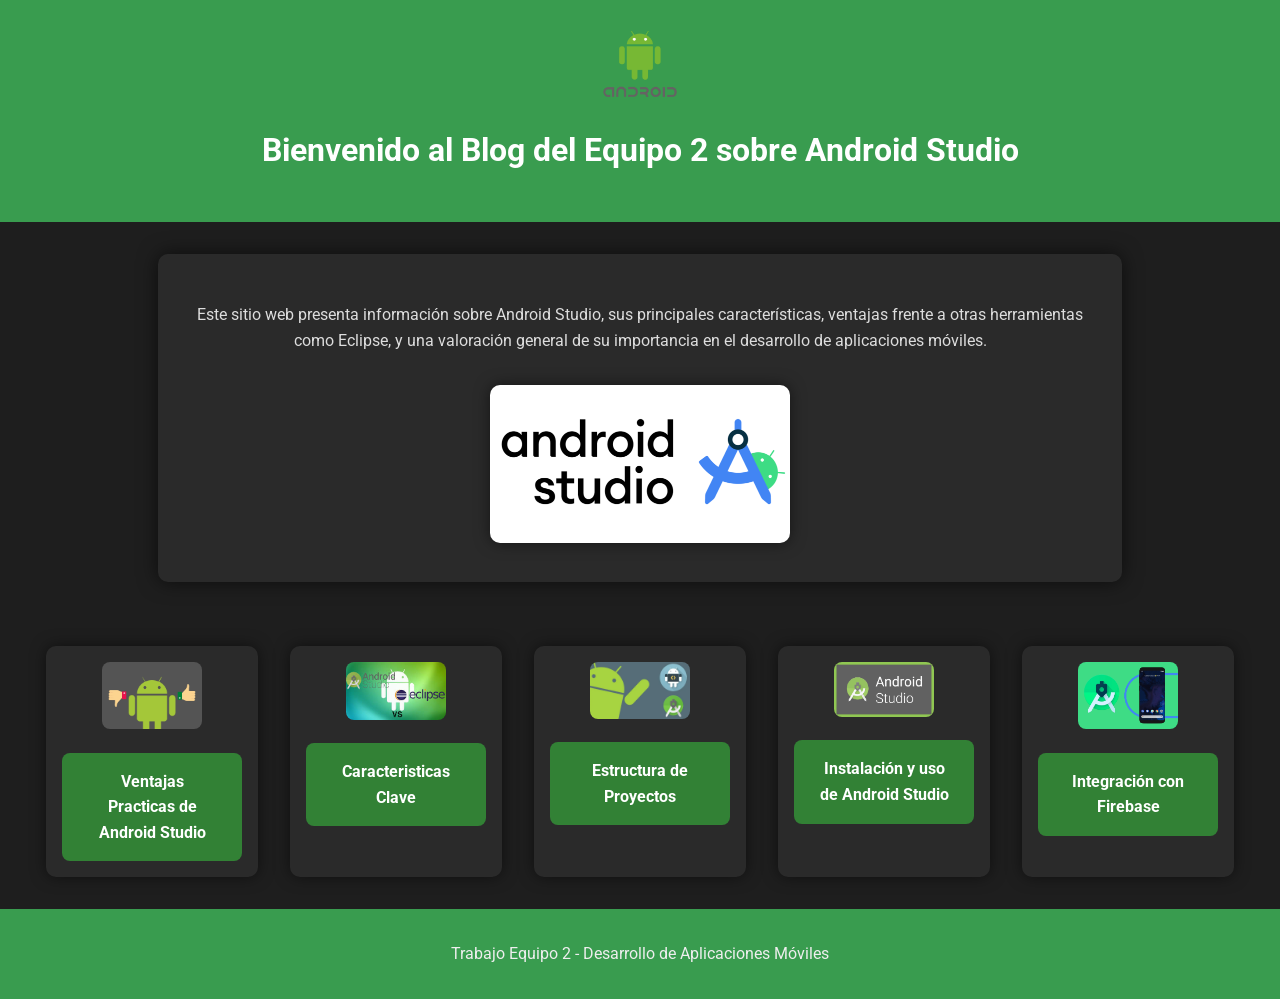
<file: index.html>
<!DOCTYPE html>
<html lang="es">
    <head>
        <meta charset="UTF-8">
        <meta name="viewport" content="width=device-width, initial-scale=1.0">
        <title>Blog Android Studio</title>
        <link rel="stylesheet" href="styles.css">
        <link href="https://fonts.googleapis.com/css2?family=Roboto:wght@400;700&display=swap" rel="stylesheet">
    </head>
    <body>
        <header>
            <img src="images/lLogo.webp" alt="Logo Android Studio" class="logo">
            <h1>Bienvenido al Blog del Equipo 2 sobre Android Studio</h1>
        </header>

        <section class="intro">
            <p>
                Este sitio web presenta información sobre Android Studio, 
                sus principales características, ventajas frente a otras herramientas 
                como Eclipse, y una valoración general de su importancia en el desarrollo 
                de aplicaciones móviles.
            </p>
            <img src="images/androidstudio.png" alt="Imagen Android Studio" class="intro-img">
        </section>

        <nav class="menu">
            <div class="card">
                <img src="images/ventajas.jpg" alt="Ventajas Android Studio">
                <a href="ventajas.html" class="btn">Ventajas Practicas de Android Studio</a>
            </div>
            <div class="card">
                <img src="images/comparacion.jpg" alt="Comparación Eclipse">
                <a href="comparación.html" class="btn">Caracteristicas Clave</a>
            </div>
            <div class="card">
                <img src="images/caracteristicas.webp" alt="Características Android Studio">
                <a href="caracteristicas.html" class="btn">Estructura de Proyectos</a>
            </div>
            <div class="card">
                <img src="images/historia.png" alt="Historia Android Studio">
                <a href="historia.html" class="btn">Instalación y uso de Android Studio</a>
            </div>
            <div class="card">
                <img src="images/conclusion.webp" alt="Conclusión Android Studio">
                <a href="conclusion.html" class="btn">Integración con Firebase</a>
            </div>
        </nav>

        <footer>
            <p>Trabajo Equipo 2 - Desarrollo de Aplicaciones Móviles</p>
        </footer>
        <script src="script.js" async defer></script>
    </body>
</html>
</file>
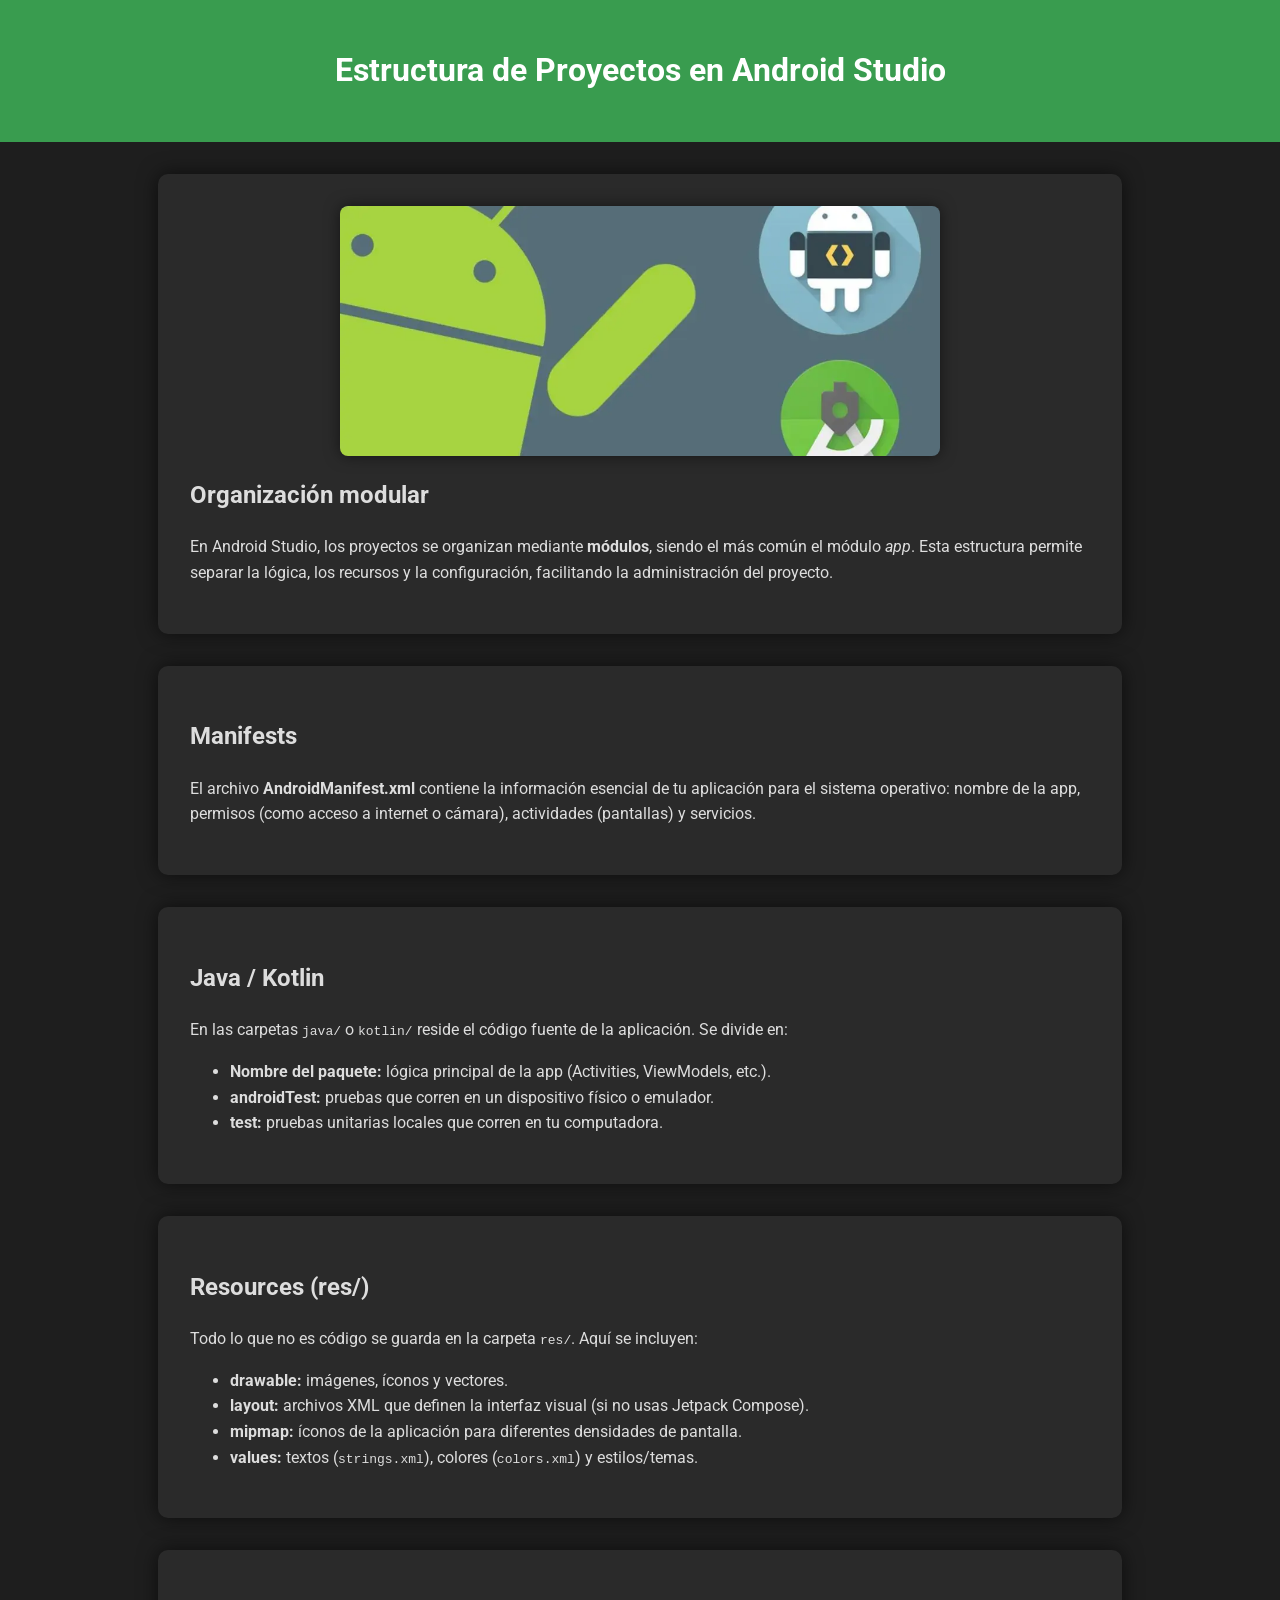
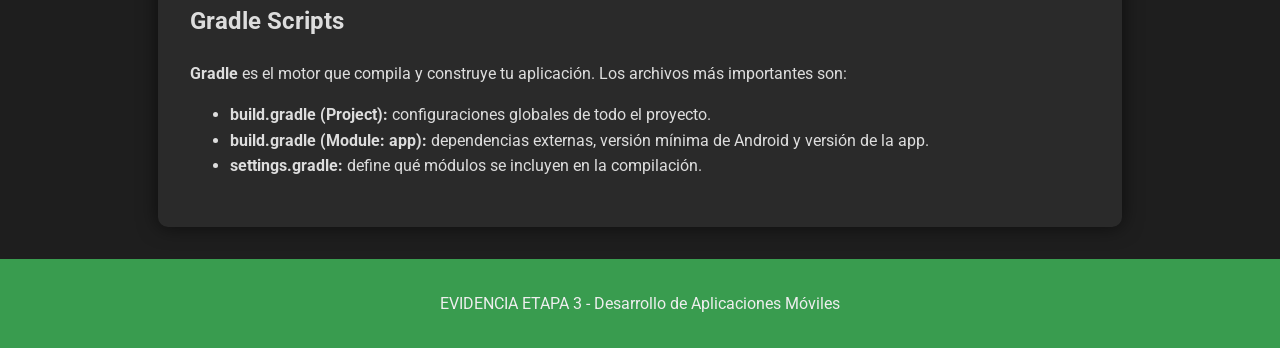
<file: caracteristicas.html>
<!DOCTYPE html>
<html lang="es">
<head>
    <meta charset="UTF-8">
    <meta name="viewport" content="width=device-width, initial-scale=1.0">
    <title>Estructura de Proyectos en Android Studio</title>
    <link rel="stylesheet" href="styles.css">
    <link href="https://fonts.googleapis.com/css2?family=Roboto:wght@400;700&display=swap" rel="stylesheet">
</head>
<body>
    <header>
        <h1>Estructura de Proyectos en Android Studio</h1>
    </header>

    <main>
        <section>
            <img src="images/caracteristicas.webp" alt="Estructura de proyectos Android Studio" class="content-img">

            <h2>Organización modular</h2>
            <p>
                En Android Studio, los proyectos se organizan mediante <strong>módulos</strong>, siendo el más común el módulo <em>app</em>. 
                Esta estructura permite separar la lógica, los recursos y la configuración, facilitando la administración del proyecto.
            </p>
        </section>

        <section>
            <h2>Manifests</h2>
            <p>
                El archivo <strong>AndroidManifest.xml</strong> contiene la información esencial de tu aplicación para el sistema operativo: 
                nombre de la app, permisos (como acceso a internet o cámara), actividades (pantallas) y servicios.
            </p>
        </section>

        <section>
            <h2>Java / Kotlin</h2>
            <p>
                En las carpetas <code>java/</code> o <code>kotlin/</code> reside el código fuente de la aplicación. 
                Se divide en:
            </p>
            <ul>
                <li><strong>Nombre del paquete:</strong> lógica principal de la app (Activities, ViewModels, etc.).</li>
                <li><strong>androidTest:</strong> pruebas que corren en un dispositivo físico o emulador.</li>
                <li><strong>test:</strong> pruebas unitarias locales que corren en tu computadora.</li>
            </ul>
        </section>

        <section>
            <h2>Resources (res/)</h2>
            <p>
                Todo lo que no es código se guarda en la carpeta <code>res/</code>. Aquí se incluyen:
            </p>
            <ul>
                <li><strong>drawable:</strong> imágenes, íconos y vectores.</li>
                <li><strong>layout:</strong> archivos XML que definen la interfaz visual (si no usas Jetpack Compose).</li>
                <li><strong>mipmap:</strong> íconos de la aplicación para diferentes densidades de pantalla.</li>
                <li><strong>values:</strong> textos (<code>strings.xml</code>), colores (<code>colors.xml</code>) y estilos/temas.</li>
            </ul>
        </section>

        <section>
            <h2>Gradle Scripts</h2>
            <p>
                <strong>Gradle</strong> es el motor que compila y construye tu aplicación. Los archivos más importantes son:
            </p>
            <ul>
                <li><strong>build.gradle (Project):</strong> configuraciones globales de todo el proyecto.</li>
                <li><strong>build.gradle (Module: app):</strong> dependencias externas, versión mínima de Android y versión de la app.</li>
                <li><strong>settings.gradle:</strong> define qué módulos se incluyen en la compilación.</li>
            </ul>
        </section>
    </main>

    <footer>
        <p>EVIDENCIA ETAPA 3 - Desarrollo de Aplicaciones Móviles</p>
    </footer>
</body>
</html>
</file>
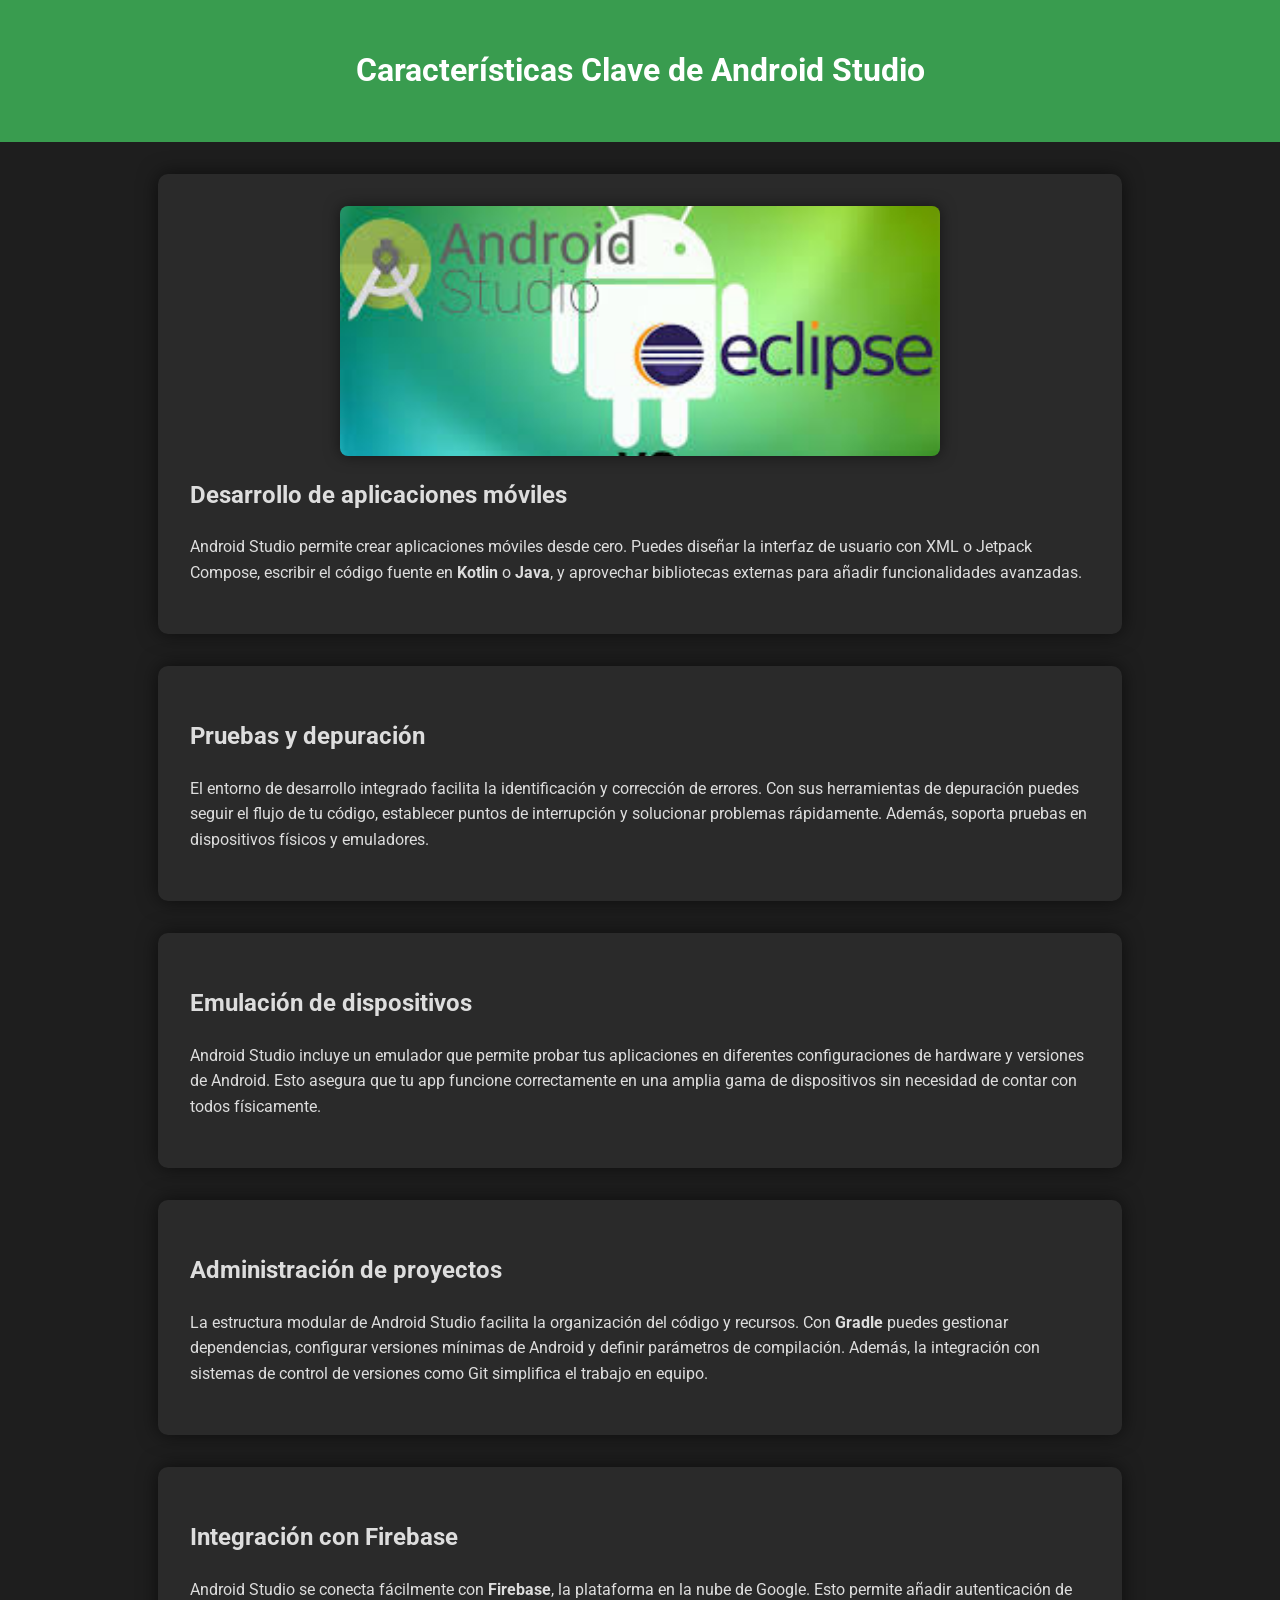
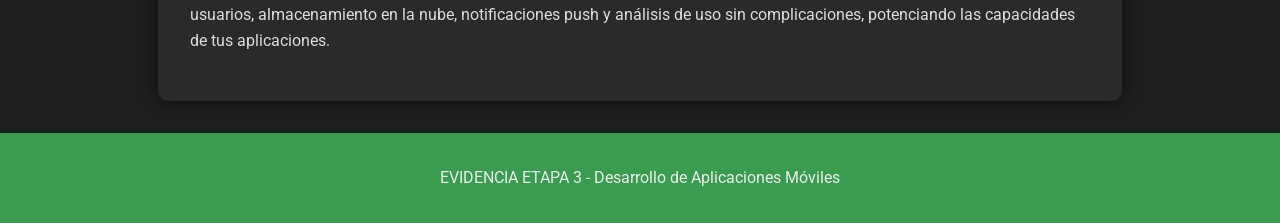
<file: comparación.html>
<!DOCTYPE html>
<html lang="es">
<head>
    <meta charset="UTF-8">
    <meta name="viewport" content="width=device-width, initial-scale=1.0">
    <title>Características Clave de Android Studio</title>
    <link rel="stylesheet" href="styles.css">
    <link href="https://fonts.googleapis.com/css2?family=Roboto:wght@400;700&display=swap" rel="stylesheet">
</head>
<body>
    <header>
        <h1>Características Clave de Android Studio</h1>
    </header>

    <main>
        <section>
            <img src="images/comparacion.jpg" alt="Características Android Studio" class="content-img">

            <h2>Desarrollo de aplicaciones móviles</h2>
            <p>
                Android Studio permite crear aplicaciones móviles desde cero. Puedes diseñar la interfaz de usuario 
                con XML o Jetpack Compose, escribir el código fuente en <strong>Kotlin</strong> o <strong>Java</strong>, 
                y aprovechar bibliotecas externas para añadir funcionalidades avanzadas.
            </p>
        </section>

        <section>
            <h2>Pruebas y depuración</h2>
            <p>
                El entorno de desarrollo integrado facilita la identificación y corrección de errores. 
                Con sus herramientas de depuración puedes seguir el flujo de tu código, establecer puntos de interrupción 
                y solucionar problemas rápidamente. Además, soporta pruebas en dispositivos físicos y emuladores.
            </p>
        </section>

        <section>
            <h2>Emulación de dispositivos</h2>
            <p>
                Android Studio incluye un emulador que permite probar tus aplicaciones en diferentes configuraciones 
                de hardware y versiones de Android. Esto asegura que tu app funcione correctamente en una amplia gama 
                de dispositivos sin necesidad de contar con todos físicamente.
            </p>
        </section>

        <section>
            <h2>Administración de proyectos</h2>
            <p>
                La estructura modular de Android Studio facilita la organización del código y recursos. 
                Con <strong>Gradle</strong> puedes gestionar dependencias, configurar versiones mínimas de Android 
                y definir parámetros de compilación. Además, la integración con sistemas de control de versiones 
                como Git simplifica el trabajo en equipo.
            </p>
        </section>

        <section>
            <h2>Integración con Firebase</h2>
            <p>
                Android Studio se conecta fácilmente con <strong>Firebase</strong>, la plataforma en la nube de Google. 
                Esto permite añadir autenticación de usuarios, almacenamiento en la nube, notificaciones push y análisis 
                de uso sin complicaciones, potenciando las capacidades de tus aplicaciones.
            </p>
        </section>
    </main>

    <footer>
        <p>EVIDENCIA ETAPA 3 - Desarrollo de Aplicaciones Móviles</p>
    </footer>
</body>
</html>
</file>
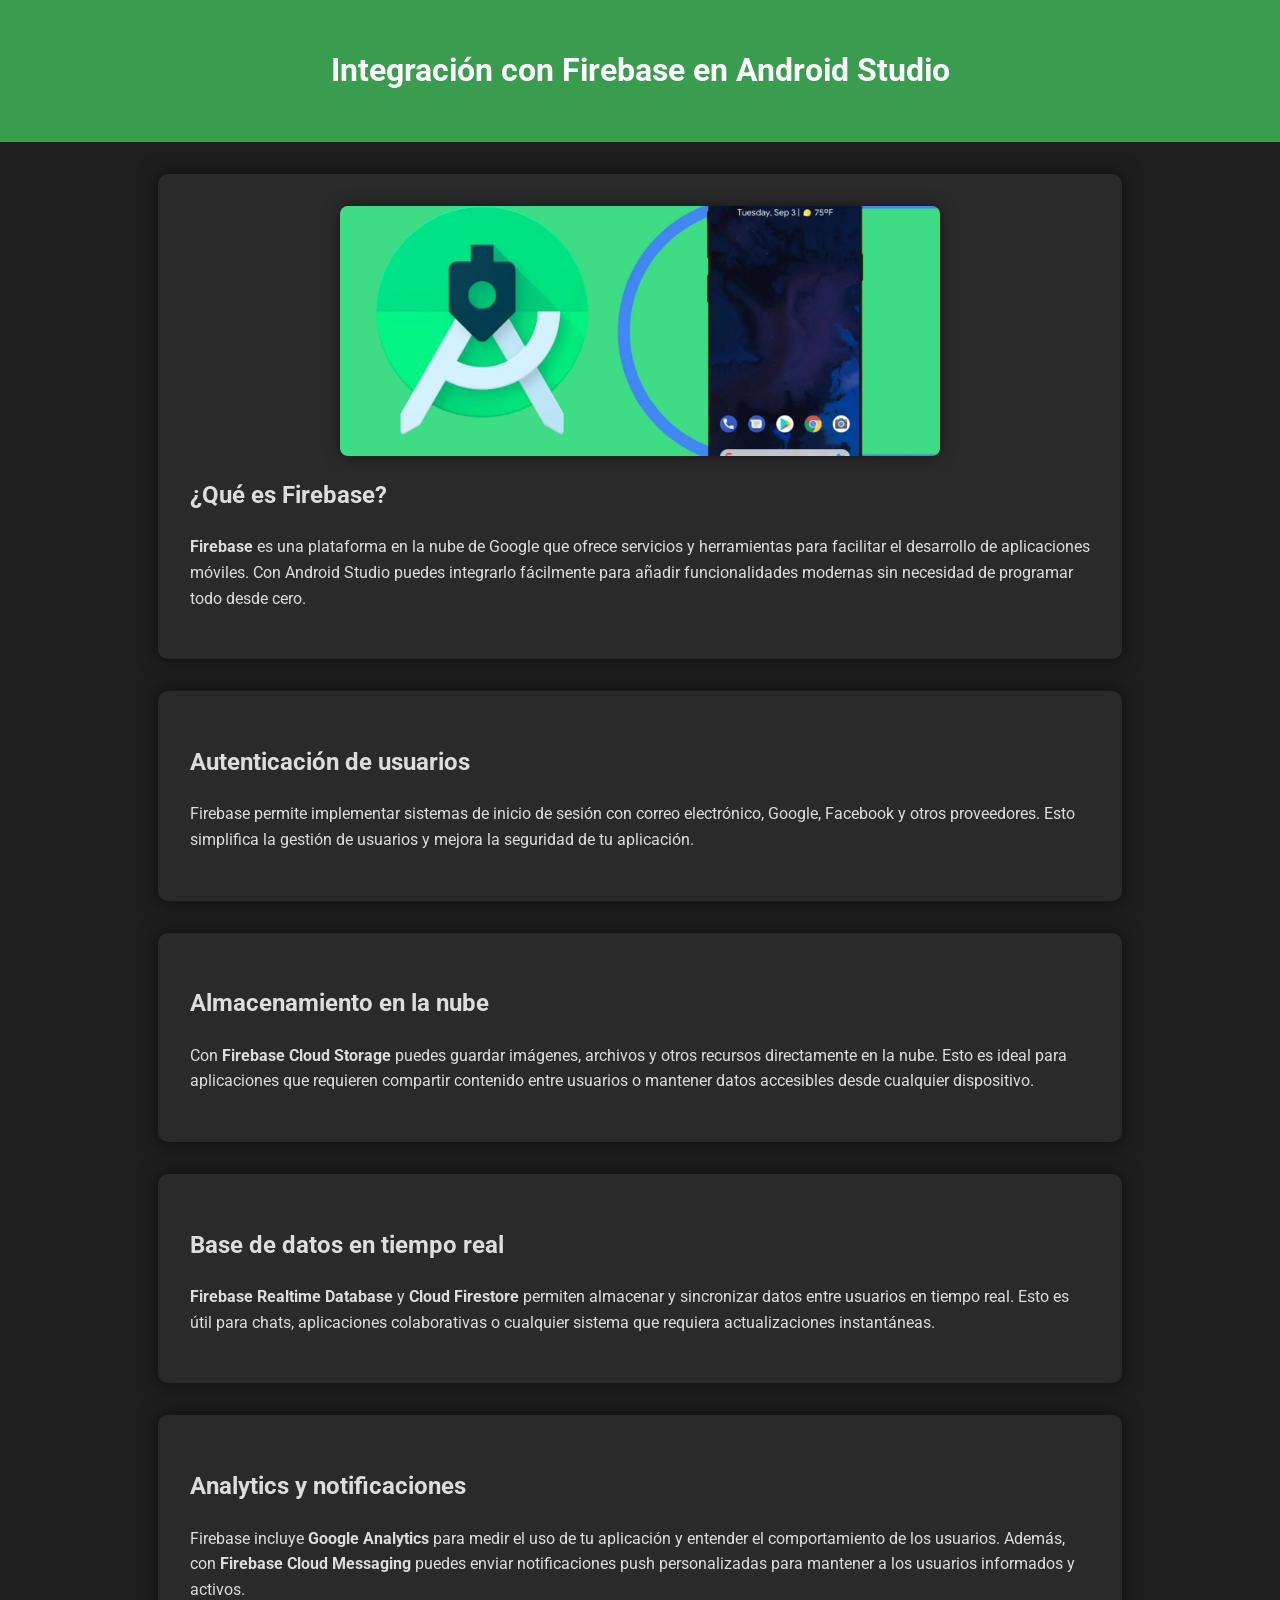
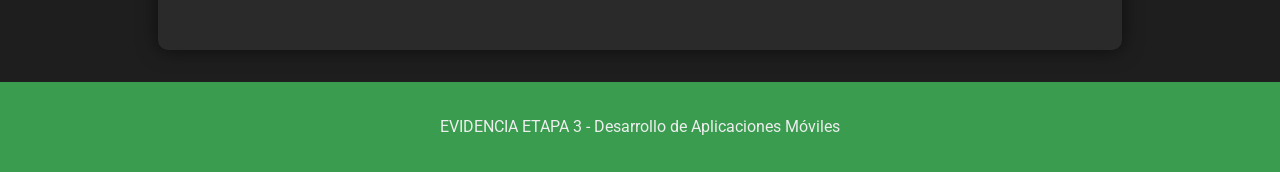
<file: conclusion.html>
<!DOCTYPE html>
<html lang="es">
<head>
    <meta charset="UTF-8">
    <meta name="viewport" content="width=device-width, initial-scale=1.0">
    <title>Integración con Firebase en Android Studio</title>
    <link rel="stylesheet" href="styles.css">
    <link href="https://fonts.googleapis.com/css2?family=Roboto:wght@400;700&display=swap" rel="stylesheet">
</head>
<body>
    <header>
        <h1>Integración con Firebase en Android Studio</h1>
    </header>

    <main>
        <section>
            <img src="images/conclusion.webp" alt="Integración con Firebase" class="content-img">

            <h2>¿Qué es Firebase?</h2>
            <p>
                <strong>Firebase</strong> es una plataforma en la nube de Google que ofrece servicios y herramientas 
                para facilitar el desarrollo de aplicaciones móviles. Con Android Studio puedes integrarlo fácilmente 
                para añadir funcionalidades modernas sin necesidad de programar todo desde cero.
            </p>
        </section>

        <section>
            <h2>Autenticación de usuarios</h2>
            <p>
                Firebase permite implementar sistemas de inicio de sesión con correo electrónico, Google, Facebook 
                y otros proveedores. Esto simplifica la gestión de usuarios y mejora la seguridad de tu aplicación.
            </p>
        </section>

        <section>
            <h2>Almacenamiento en la nube</h2>
            <p>
                Con <strong>Firebase Cloud Storage</strong> puedes guardar imágenes, archivos y otros recursos 
                directamente en la nube. Esto es ideal para aplicaciones que requieren compartir contenido 
                entre usuarios o mantener datos accesibles desde cualquier dispositivo.
            </p>
        </section>

        <section>
            <h2>Base de datos en tiempo real</h2>
            <p>
                <strong>Firebase Realtime Database</strong> y <strong>Cloud Firestore</strong> permiten almacenar 
                y sincronizar datos entre usuarios en tiempo real. Esto es útil para chats, aplicaciones colaborativas 
                o cualquier sistema que requiera actualizaciones instantáneas.
            </p>
        </section>

        <section>
            <h2>Analytics y notificaciones</h2>
            <p>
                Firebase incluye <strong>Google Analytics</strong> para medir el uso de tu aplicación y entender 
                el comportamiento de los usuarios. Además, con <strong>Firebase Cloud Messaging</strong> puedes 
                enviar notificaciones push personalizadas para mantener a los usuarios informados y activos.
            </p>
        </section>
    </main>

    <footer>
        <p>EVIDENCIA ETAPA 3 - Desarrollo de Aplicaciones Móviles</p>
    </footer>
</body>
</html>
</file>
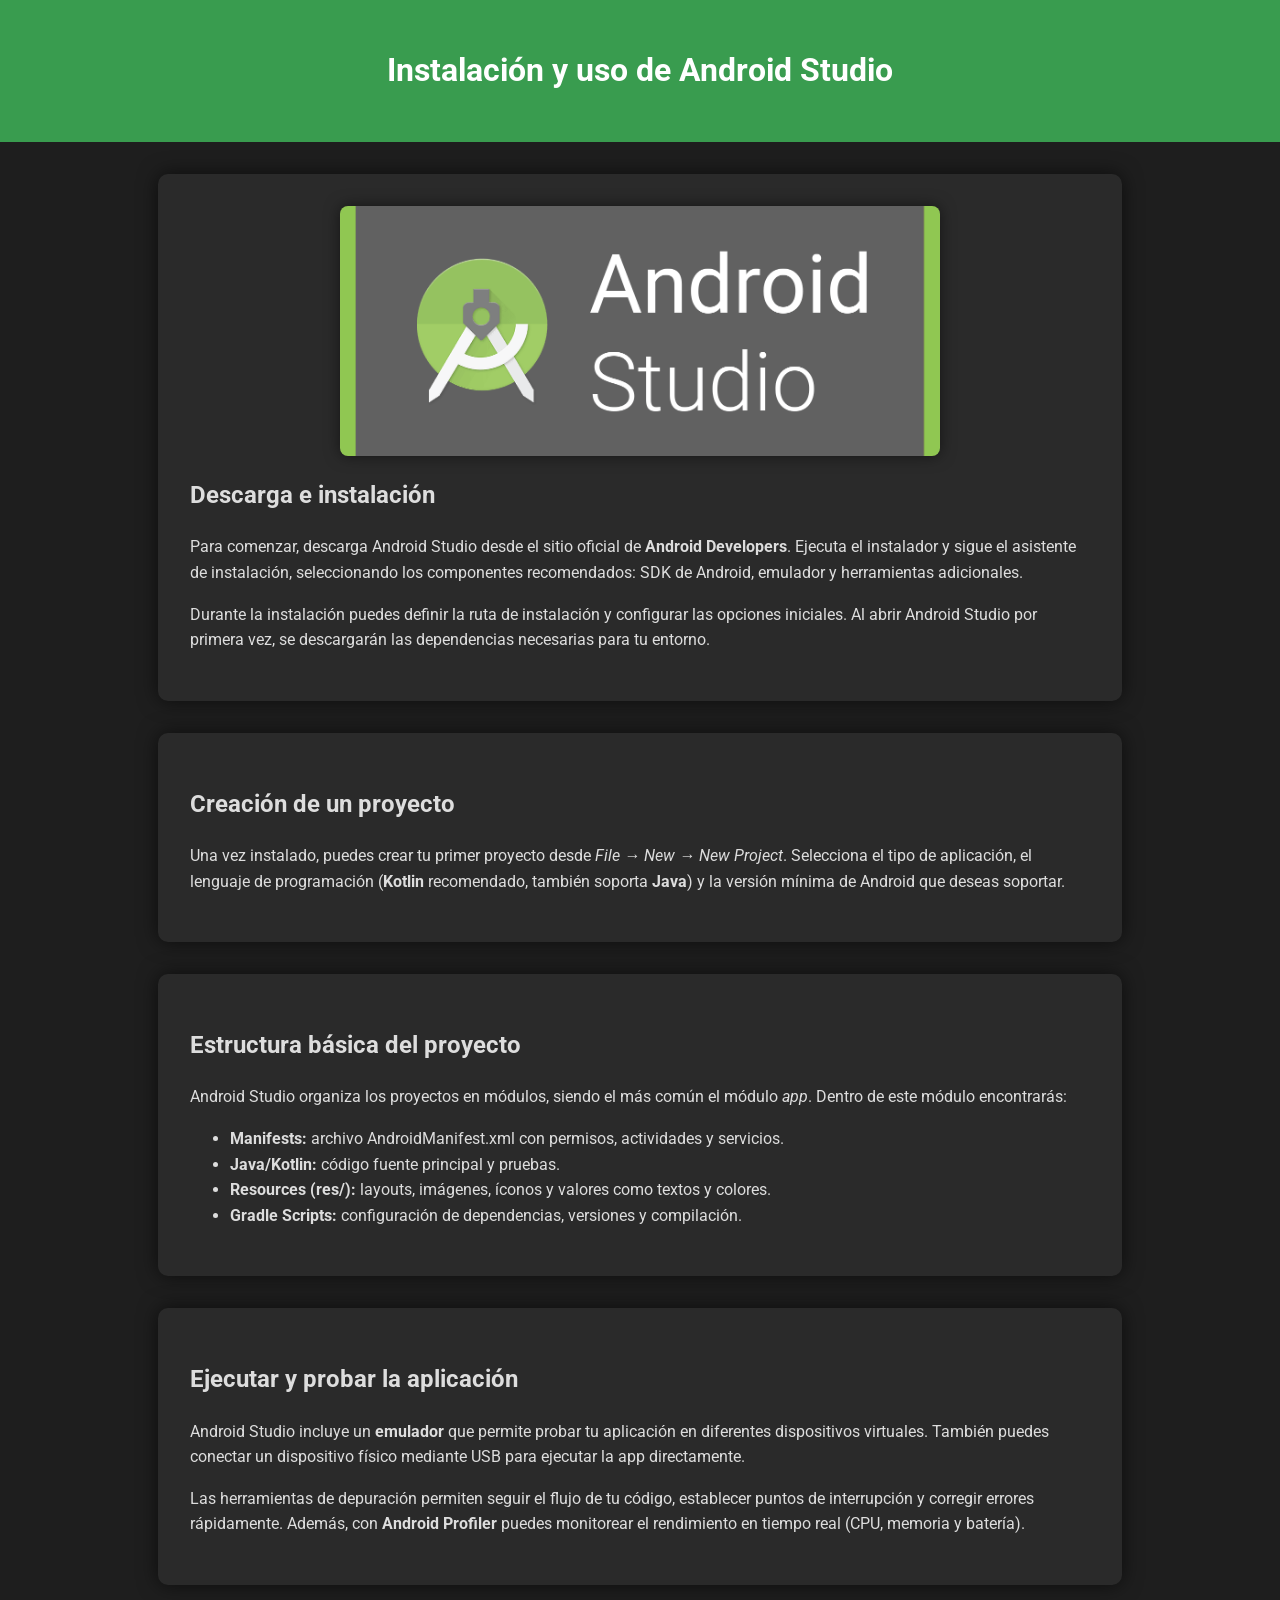
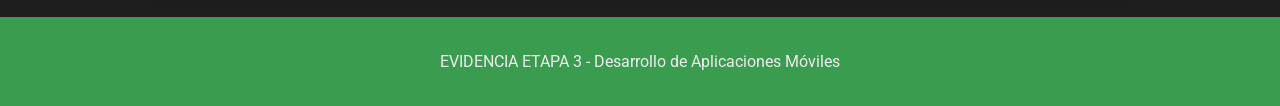
<file: historia.html>
<!DOCTYPE html>
<html lang="es">
<head>
    <meta charset="UTF-8">
    <meta name="viewport" content="width=device-width, initial-scale=1.0">
    <title>Instalación y uso de Android Studio</title>
    <link rel="stylesheet" href="styles.css">
    <link href="https://fonts.googleapis.com/css2?family=Roboto:wght@400;700&display=swap" rel="stylesheet">
</head>
<body>
    <header>
        <h1>Instalación y uso de Android Studio</h1>
    </header>

    <main>
        <section>
            <img src="images/historia.png" alt="Instalación Android Studio" class="content-img">

            <h2>Descarga e instalación</h2>
            <p>
                Para comenzar, descarga Android Studio desde el sitio oficial de <strong>Android Developers</strong>. 
                Ejecuta el instalador y sigue el asistente de instalación, seleccionando los componentes recomendados: 
                SDK de Android, emulador y herramientas adicionales.
            </p>
            <p>
                Durante la instalación puedes definir la ruta de instalación y configurar las opciones iniciales. 
                Al abrir Android Studio por primera vez, se descargarán las dependencias necesarias para tu entorno.
            </p>
        </section>

        <section>
            <h2>Creación de un proyecto</h2>
            <p>
                Una vez instalado, puedes crear tu primer proyecto desde <em>File → New → New Project</em>. 
                Selecciona el tipo de aplicación, el lenguaje de programación (<strong>Kotlin</strong> recomendado, también soporta <strong>Java</strong>) 
                y la versión mínima de Android que deseas soportar.
            </p>
        </section>

        <section>
            <h2>Estructura básica del proyecto</h2>
            <p>
                Android Studio organiza los proyectos en módulos, siendo el más común el módulo <em>app</em>. 
                Dentro de este módulo encontrarás:
            </p>
            <ul>
                <li><strong>Manifests:</strong> archivo AndroidManifest.xml con permisos, actividades y servicios.</li>
                <li><strong>Java/Kotlin:</strong> código fuente principal y pruebas.</li>
                <li><strong>Resources (res/):</strong> layouts, imágenes, íconos y valores como textos y colores.</li>
                <li><strong>Gradle Scripts:</strong> configuración de dependencias, versiones y compilación.</li>
            </ul>
        </section>

        <section>
            <h2>Ejecutar y probar la aplicación</h2>
            <p>
                Android Studio incluye un <strong>emulador</strong> que permite probar tu aplicación en diferentes dispositivos virtuales. 
                También puedes conectar un dispositivo físico mediante USB para ejecutar la app directamente.
            </p>
            <p>
                Las herramientas de depuración permiten seguir el flujo de tu código, establecer puntos de interrupción y 
                corregir errores rápidamente. Además, con <strong>Android Profiler</strong> puedes monitorear el rendimiento 
                en tiempo real (CPU, memoria y batería).
            </p>
        </section>
    </main>

    <footer>
        <p>EVIDENCIA ETAPA 3 - Desarrollo de Aplicaciones Móviles</p>
    </footer>
</body>
</html>
</file>
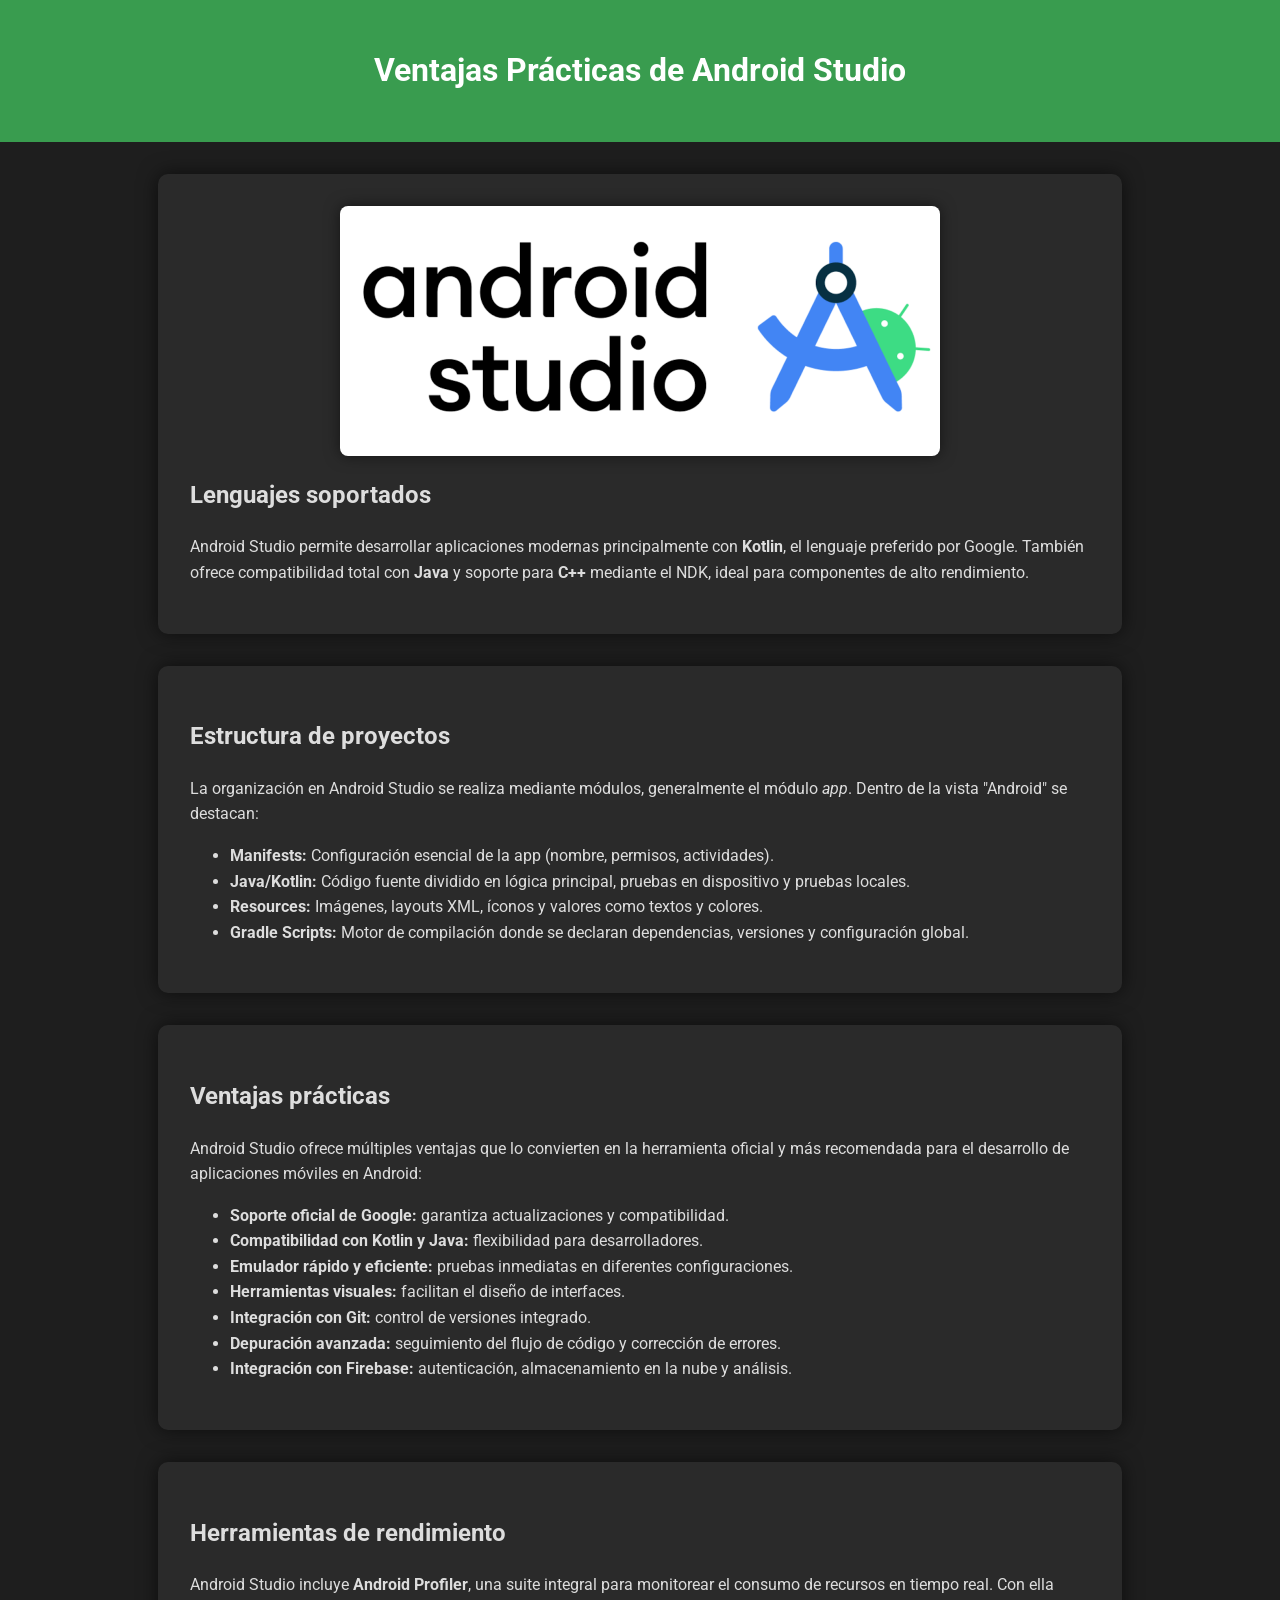
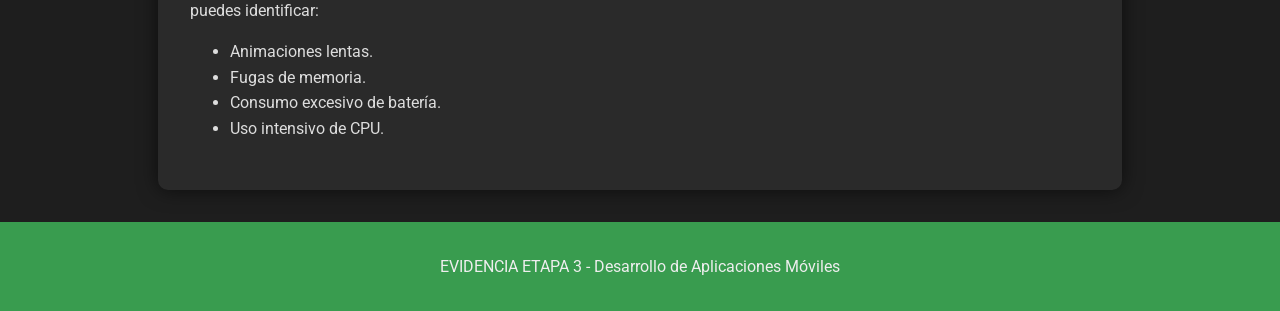
<file: ventajas.html>
<!DOCTYPE html>
<html lang="es">
<head>
    <meta charset="UTF-8">
    <meta name="viewport" content="width=device-width, initial-scale=1.0">
    <title>Ventajas Prácticas de Android Studio</title>
    <link rel="stylesheet" href="styles.css">
    <link href="https://fonts.googleapis.com/css2?family=Roboto:wght@400;700&display=swap" rel="stylesheet">
</head>
<body>
    <header>
        <h1>Ventajas Prácticas de Android Studio</h1>
    </header>

    <main>
        <section>
            <img src="images/androidstudio.png" alt="Imagen Android Studio" class="content-img">

            <h2>Lenguajes soportados</h2>
            <p>
                Android Studio permite desarrollar aplicaciones modernas principalmente con <strong>Kotlin</strong>, 
                el lenguaje preferido por Google. También ofrece compatibilidad total con <strong>Java</strong> 
                y soporte para <strong>C++</strong> mediante el NDK, ideal para componentes de alto rendimiento.
            </p>
        </section>

        <section>
            <h2>Estructura de proyectos</h2>
            <p>
                La organización en Android Studio se realiza mediante módulos, generalmente el módulo <em>app</em>. 
                Dentro de la vista "Android" se destacan:
            </p>
            <ul>
                <li><strong>Manifests:</strong> Configuración esencial de la app (nombre, permisos, actividades).</li>
                <li><strong>Java/Kotlin:</strong> Código fuente dividido en lógica principal, pruebas en dispositivo y pruebas locales.</li>
                <li><strong>Resources:</strong> Imágenes, layouts XML, íconos y valores como textos y colores.</li>
                <li><strong>Gradle Scripts:</strong> Motor de compilación donde se declaran dependencias, versiones y configuración global.</li>
            </ul>
        </section>

        <section>
            <h2>Ventajas prácticas</h2>
            <p>
                Android Studio ofrece múltiples ventajas que lo convierten en la herramienta oficial y más recomendada 
                para el desarrollo de aplicaciones móviles en Android:
            </p>
            <ul>
                <li><strong>Soporte oficial de Google:</strong> garantiza actualizaciones y compatibilidad.</li>
                <li><strong>Compatibilidad con Kotlin y Java:</strong> flexibilidad para desarrolladores.</li>
                <li><strong>Emulador rápido y eficiente:</strong> pruebas inmediatas en diferentes configuraciones.</li>
                <li><strong>Herramientas visuales:</strong> facilitan el diseño de interfaces.</li>
                <li><strong>Integración con Git:</strong> control de versiones integrado.</li>
                <li><strong>Depuración avanzada:</strong> seguimiento del flujo de código y corrección de errores.</li>
                <li><strong>Integración con Firebase:</strong> autenticación, almacenamiento en la nube y análisis.</li>
            </ul>
        </section>

        <section>
            <h2>Herramientas de rendimiento</h2>
            <p>
                Android Studio incluye <strong>Android Profiler</strong>, una suite integral para monitorear el consumo 
                de recursos en tiempo real. Con ella puedes identificar:
            </p>
            <ul>
                <li>Animaciones lentas.</li>
                <li>Fugas de memoria.</li>
                <li>Consumo excesivo de batería.</li>
                <li>Uso intensivo de CPU.</li>
            </ul>
        </section>
    </main>

    <footer>
        <p>EVIDENCIA ETAPA 3 - Desarrollo de Aplicaciones Móviles</p>
    </footer>
</body>
</html>
</file>
<file: styles.css>
body {
    font-family: 'Roboto', 'Segoe UI', Arial, sans-serif;
    margin: 0;
    background-color: #1e1e1e; 
    color: #ddd; 
    line-height: 1.6;
}

header {
    background-color: #399c4f;
    color: white;
    padding: 1.5rem;
    text-align: center;
}

header .logo {
    width: 80px;
    display: block;
    margin: 0 auto 10px;
}

.intro {
    text-align: center;
    padding: 2rem;
}

.intro-img {
    max-width: 300px;
    margin-top: 1rem;
    border-radius: 10px;
    box-shadow: 0 0 15px rgba(0,0,0,0.5);
}

.content-img {
    display: block;
    width: 100%;
    max-width: 600px;            
    height: 250px;               
    margin: 0 auto 20px auto;
    border-radius: 8px;
    box-shadow: 0 0 15px rgba(0,0,0,0.5);
    object-fit: cover;           
}


.menu {
    display: flex;
    flex-wrap: wrap;
    justify-content: center;
    gap: 2rem;
    padding: 2rem;
}

.card {
    background-color: #2a2a2a;
    border-radius: 10px;
    box-shadow: 0 0 15px rgba(0,0,0,0.5);
    padding: 1rem;
    text-align: center;
    width: 180px;
    transition: transform 0.3s;
}

.card:hover {
    transform: translateY(-5px);
}

.card img {
    max-width: 100px;
    margin-bottom: 1rem;
    border-radius: 8px;
}

.btn {
    display: inline-block;
    background-color: #328135;
    color: white;
    padding: 1rem 1.5rem;
    text-decoration: none;
    border-radius: 8px;
    font-weight: bold;
    transition: 0.3s;
}

.btn:hover {
    background-color: #24533d; 
    transform: scale(1.05);
}

section {
    max-width: 900px;
    margin: 2rem auto;
    padding: 2rem;
    background: #2a2a2a; 
    border-radius: 10px;
    box-shadow: 0 0 20px rgba(0,0,0,0.6);
}

table {
    width: 100%;
    border-collapse: collapse;
    margin-top: 1rem;
    background-color: #333;
    color: #eee;
}

table, th, td {
    border: 1px solid #555;
}

th, td {
    padding: 0.8rem;
    text-align: center;
}

body {
    display: flex;
    flex-direction: column;
    min-height: 100vh; 
    margin: 0;
}

main, section {
    flex: 1; 
}

footer {
    background-color: #399c4f; 
    color: #eee;
    text-align: center;
    padding: 1rem;
}
</file>
